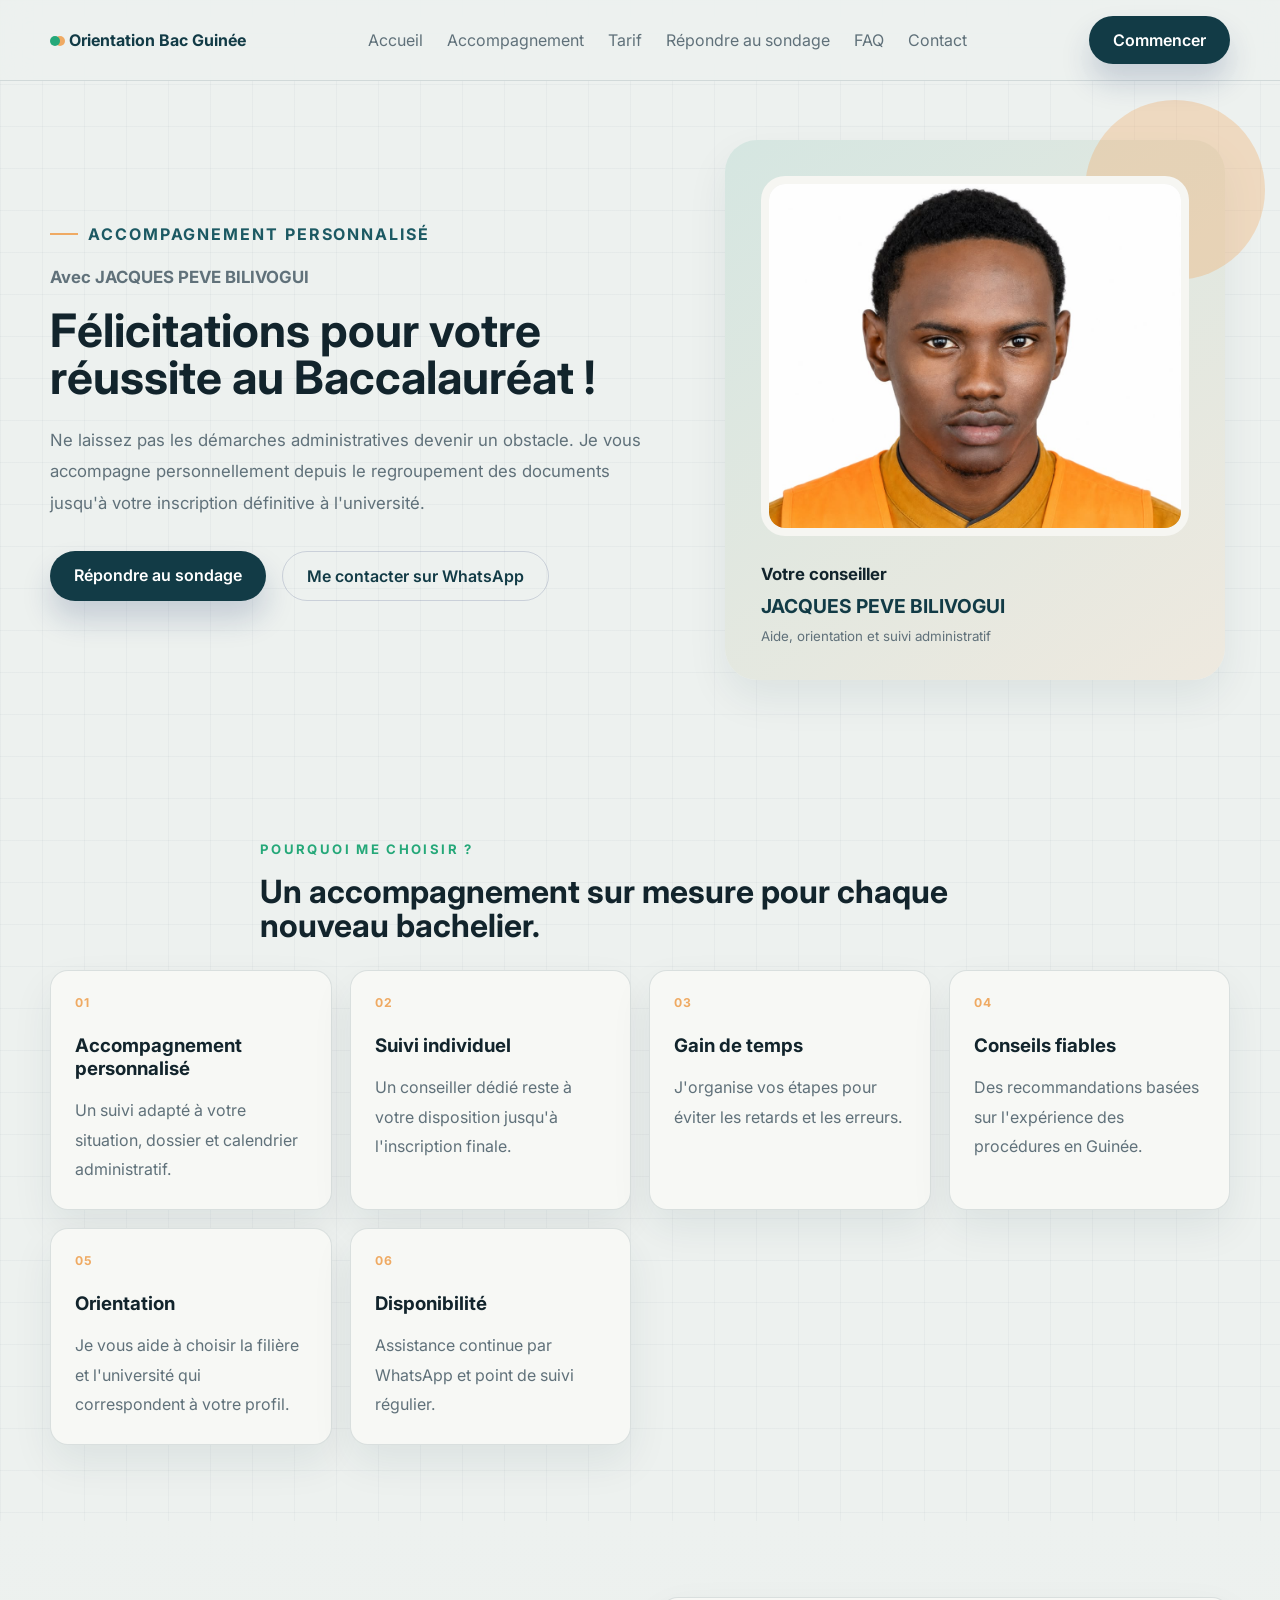
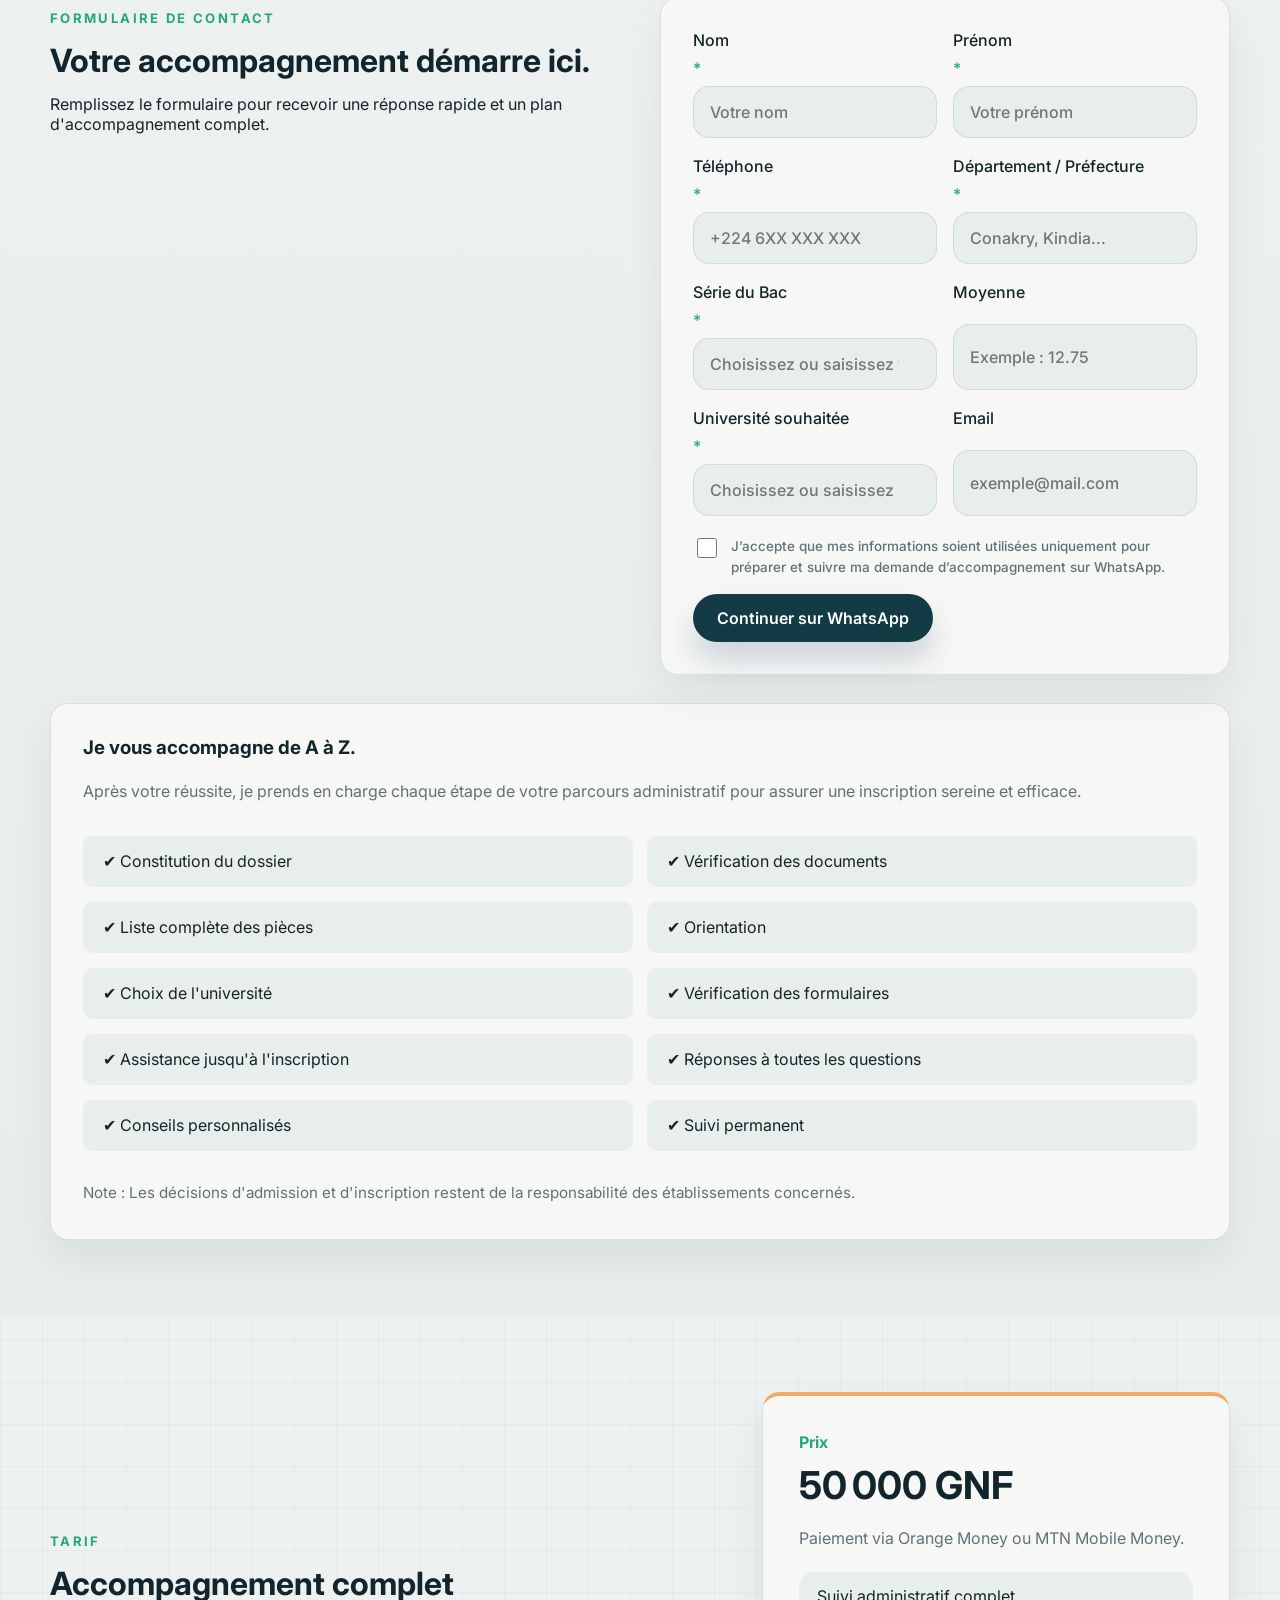
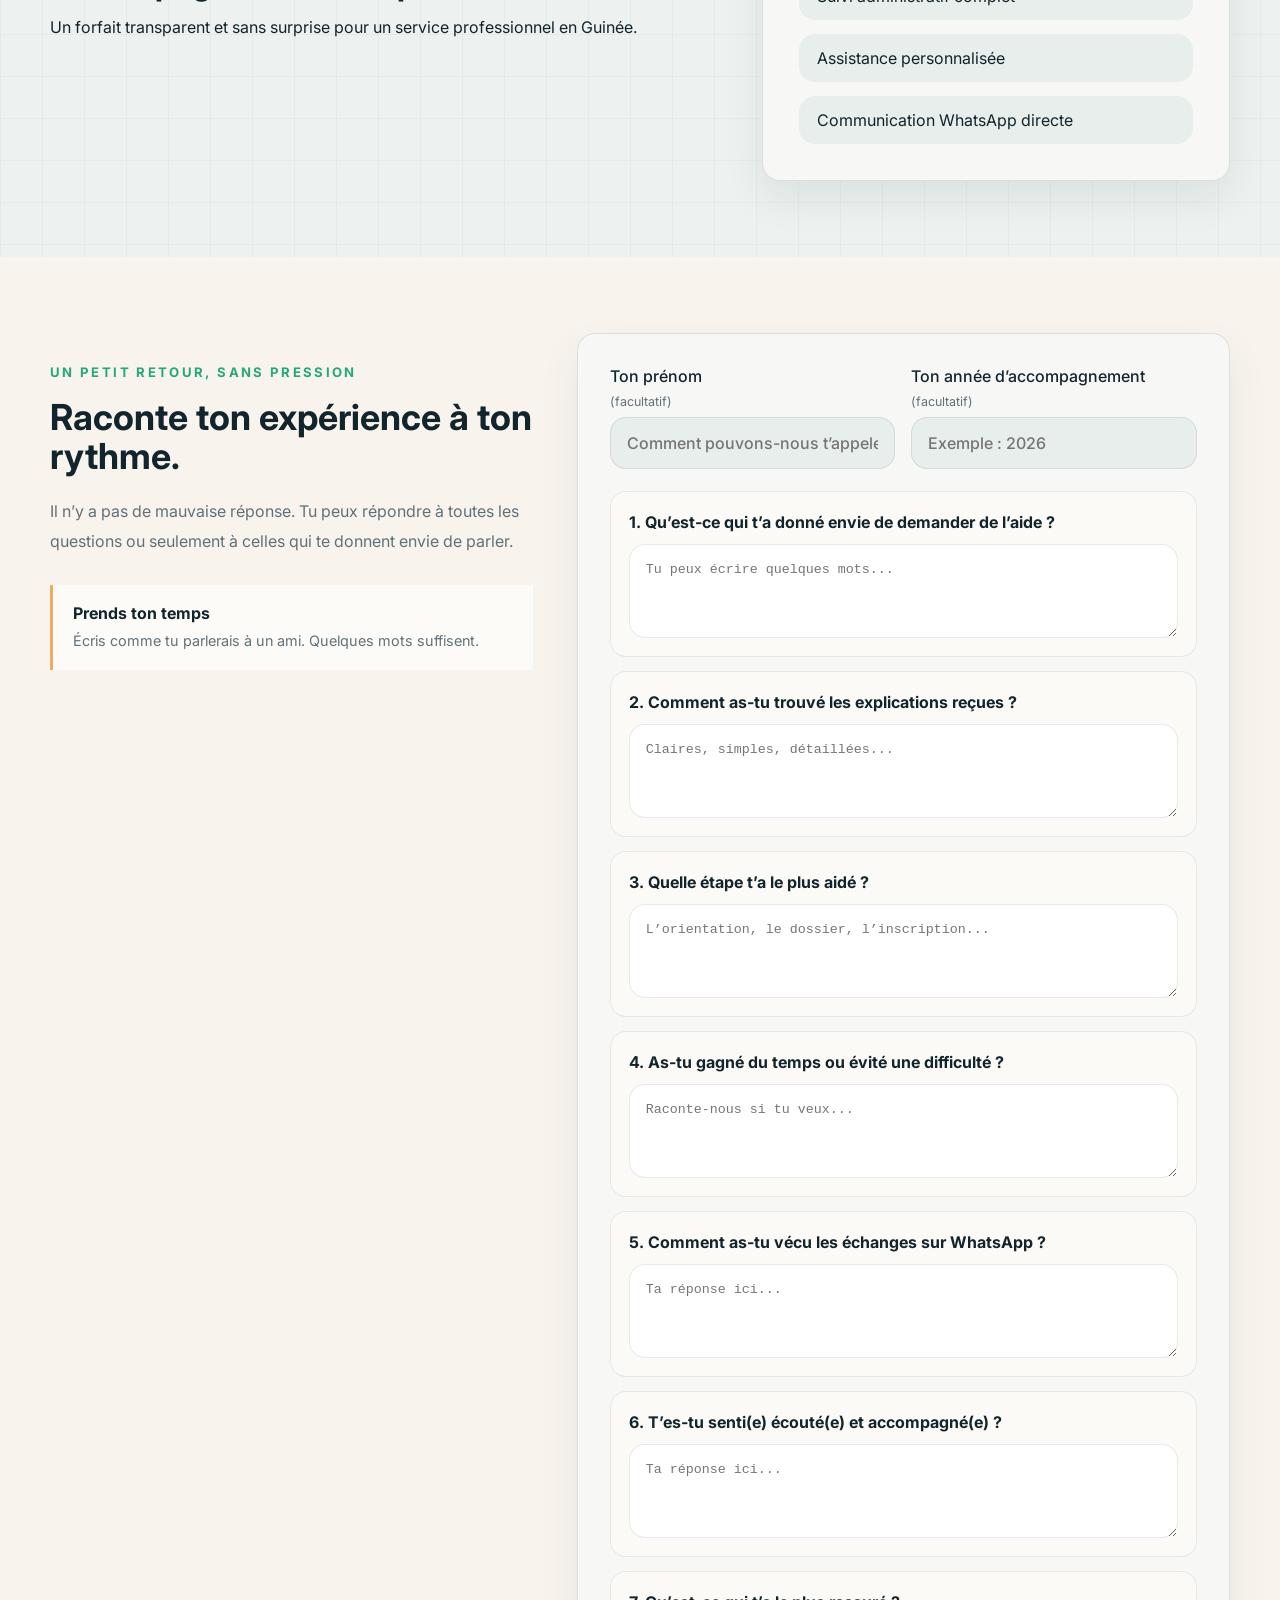
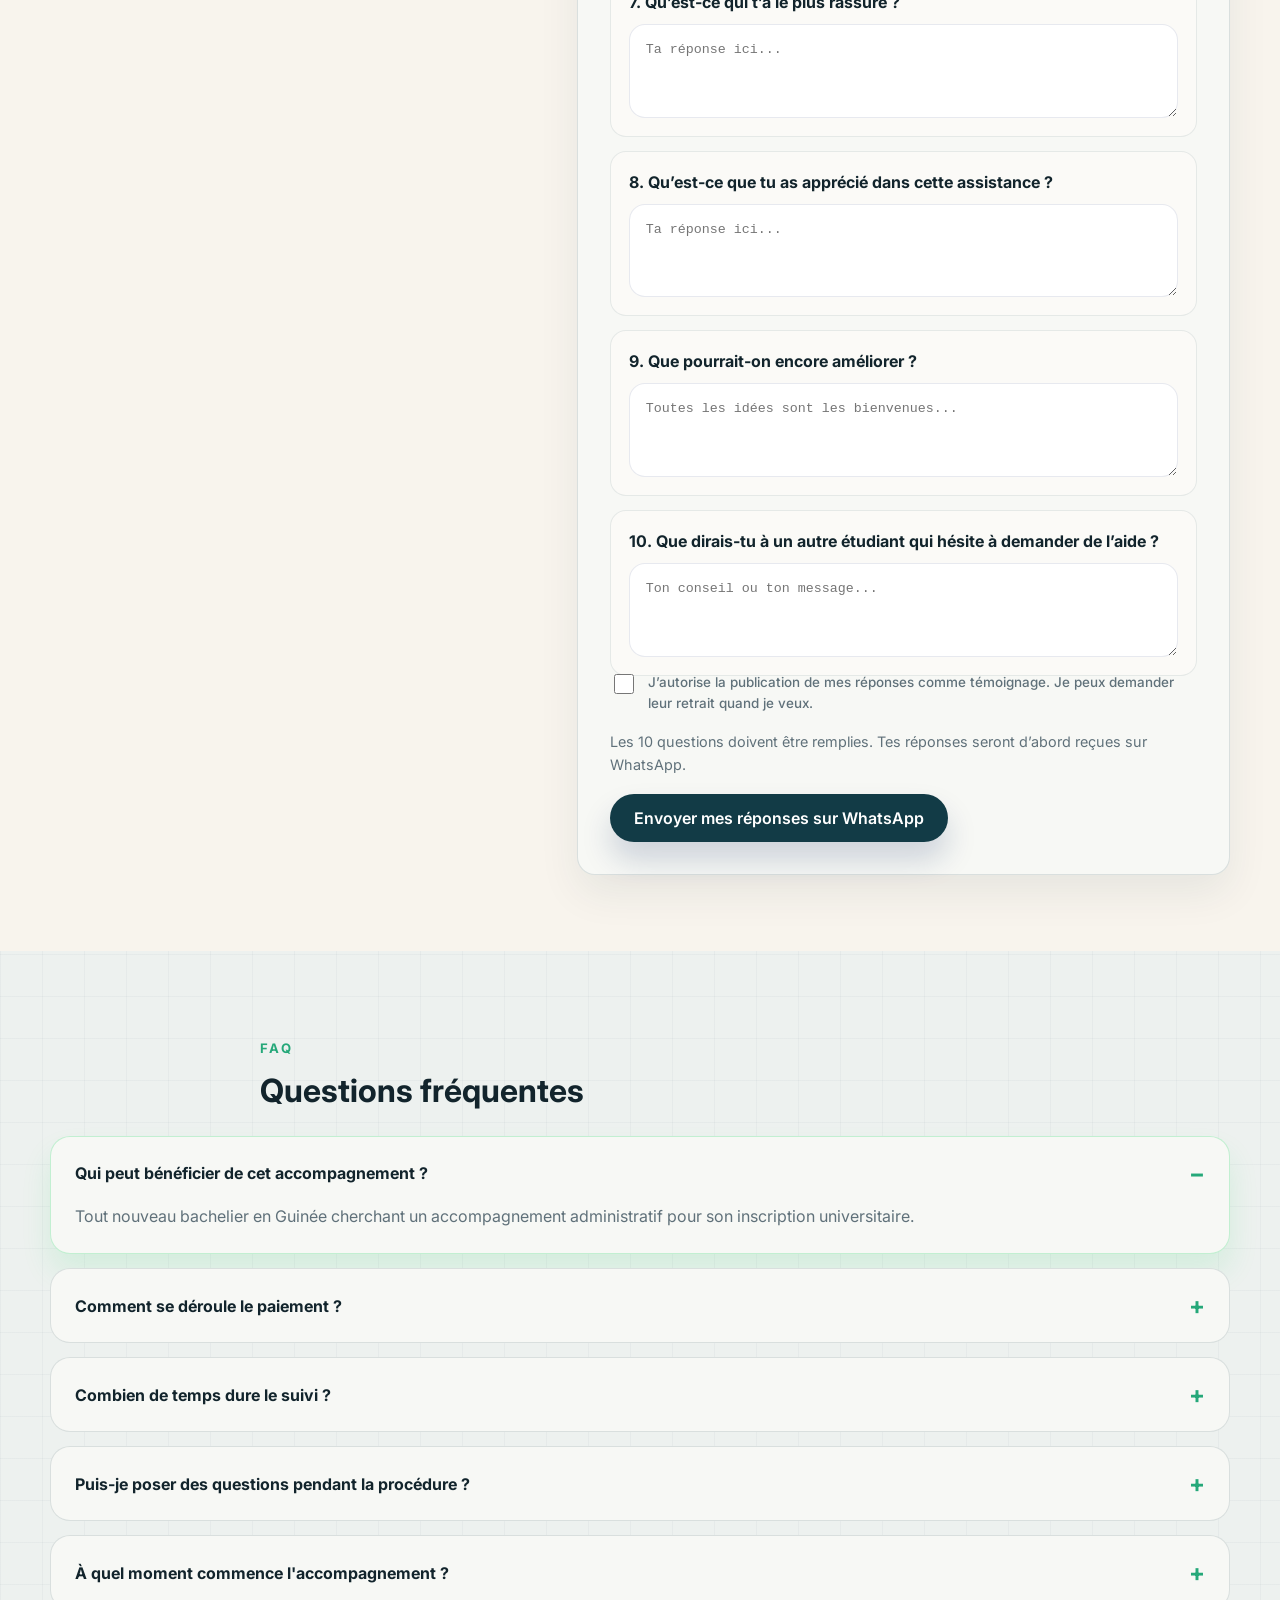
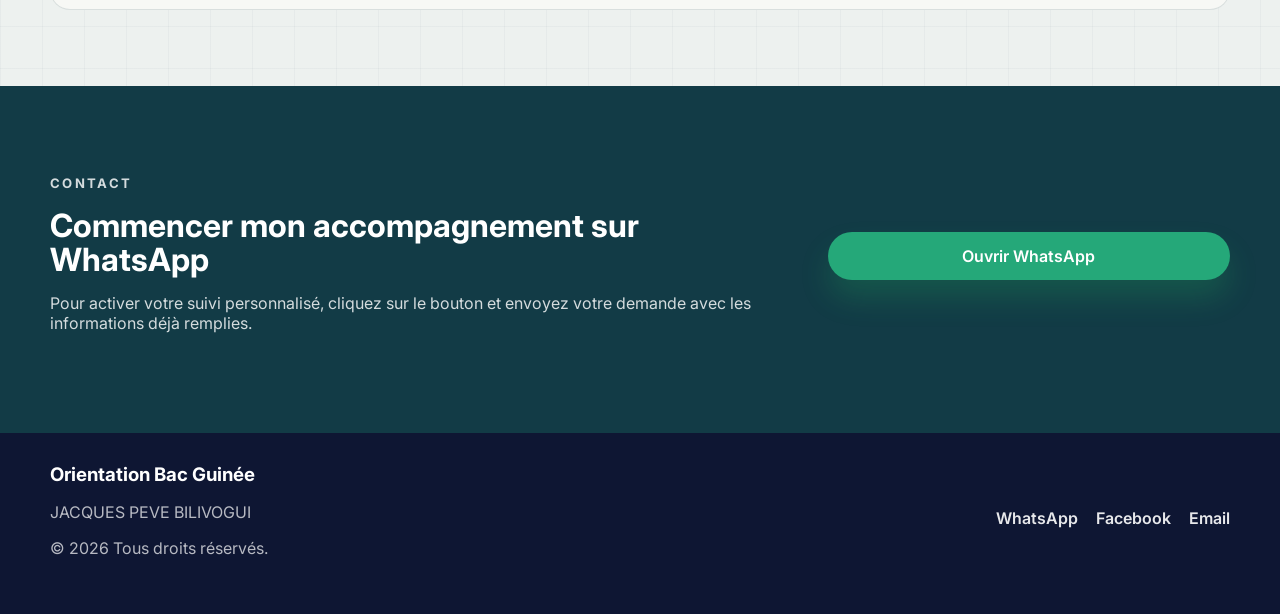
<file: index.html>
<!DOCTYPE html>
<html lang="fr">
<head>
  <meta charset="UTF-8" />
  <meta name="viewport" content="width=device-width, initial-scale=1.0" />
  <!-- Google Analytics -->
  <script async src="https://www.googletagmanager.com/gtag/js?id=G-4R41SMN5S4"></script>
  <script>
    window.dataLayer = window.dataLayer || [];
    function gtag(){dataLayer.push(arguments);}
    gtag('js', new Date());
    gtag('config', 'G-4R41SMN5S4');
  </script>
  <meta name="description" content="Accompagnement personnalisé des nouveaux bacheliers en Guinée pour leur orientation et leur inscription universitaire." />
  <meta name="theme-color" content="#123b46" />
  <meta property="og:type" content="website" />
  <meta property="og:locale" content="fr_GN" />
  <meta property="og:title" content="Orientation Bac Guinée" />
  <meta property="og:description" content="Votre avenir universitaire commence ici. Orientation et accompagnement administratif des nouveaux bacheliers en Guinée." />
  <meta property="og:url" content="https://peve224.github.io/Assistant-Orientation/" />
  <meta property="og:image" content="https://peve224.github.io/Assistant-Orientation/og.png" />
  <meta property="og:image:alt" content="Orientation Bac Guinée — Votre avenir universitaire commence ici" />
  <meta name="twitter:card" content="summary_large_image" />
  <link rel="canonical" href="https://peve224.github.io/Assistant-Orientation/" />
  <link rel="icon" type="image/jpeg" href="WhatsApp%20Image%202026-08-25%20at%2012.30.35.jpeg" />
  <title>Orientation Bac Guinée | Accompagnement Post-Bac</title>
  <link rel="preconnect" href="https://fonts.googleapis.com" />
  <link rel="preconnect" href="https://fonts.gstatic.com" crossorigin />
  <link href="https://fonts.googleapis.com/css2?family=Inter:wght@400;500;600;700;800&display=swap" rel="stylesheet" />
  <link rel="stylesheet" href="style.css" />
</head>
<body>
  <button class="back-to-top" id="backToTop" aria-label="Retour en haut">↑</button>

  <header class="main-header" id="mainHeader">
    <div class="container header-inner">
      <a href="#hero" class="logo">Orientation Bac Guinée</a>
      <button class="menu-toggle" id="menuToggle" type="button" aria-expanded="false" aria-controls="mainNav" aria-label="Ouvrir le menu">
        <span></span><span></span><span></span>
      </button>
      <nav class="nav-links" id="mainNav" aria-label="Navigation principale">
        <a href="#hero">Accueil</a>
        <a href="#services">Accompagnement</a>
        <a href="#pricing">Tarif</a>
        <a href="sondage.html" target="_blank" rel="noopener">Répondre au sondage</a>
        <a href="#faq">FAQ</a>
        <a href="#contact">Contact</a>
      </nav>
      <a href="#formSection" class="button button-primary" data-start-form>Commencer</a>
    </div>
  </header>

  <main>
    <section class="hero" id="hero">
      <div class="container hero-grid">
        <div class="hero-copy">
          <span class="eyebrow">Accompagnement personnalisé</span>
          <p class="hero-name">Avec JACQUES PEVE BILIVOGUI</p>
          <h1>Félicitations pour votre réussite au Baccalauréat !</h1>
          <p>Ne laissez pas les démarches administratives devenir un obstacle. Je vous accompagne personnellement depuis le regroupement des documents jusqu'à votre inscription définitive à l'université.</p>
          <div class="hero-actions">
            <a href="sondage.html" class="button button-primary" target="_blank" rel="noopener">Répondre au sondage</a>
            <button class="button button-secondary" id="heroWhatsapp">Me contacter sur WhatsApp</button>
          </div>
        </div>
        <div class="hero-visual">
          <div class="illustration-card">
            <div class="illustration-shape"></div>
            <div class="portrait-frame">
              <img src="WhatsApp Image 2026-08-25 at 12.30.35.jpeg" alt="Conseiller en orientation" />
            </div>
            <div class="illustration-text">
              <span>Votre conseiller</span>
              <strong>JACQUES PEVE BILIVOGUI</strong>
              <small>Aide, orientation et suivi administratif</small>
            </div>
          </div>
        </div>
      </div>
    </section>

    <section class="section" id="services">
      <div class="container section-header fade-up">
        <p class="section-label">Pourquoi me choisir ?</p>
        <h2>Un accompagnement sur mesure pour chaque nouveau bachelier.</h2>
      </div>
      <div class="container cards-grid fade-up">
        <article class="feature-card">
          <h3>Accompagnement personnalisé</h3>
          <p>Un suivi adapté à votre situation, dossier et calendrier administratif.</p>
        </article>
        <article class="feature-card">
          <h3>Suivi individuel</h3>
          <p>Un conseiller dédié reste à votre disposition jusqu'à l'inscription finale.</p>
        </article>
        <article class="feature-card">
          <h3>Gain de temps</h3>
          <p>J'organise vos étapes pour éviter les retards et les erreurs.</p>
        </article>
        <article class="feature-card">
          <h3>Conseils fiables</h3>
          <p>Des recommandations basées sur l'expérience des procédures en Guinée.</p>
        </article>
        <article class="feature-card">
          <h3>Orientation</h3>
          <p>Je vous aide à choisir la filière et l'université qui correspondent à votre profil.</p>
        </article>
        <article class="feature-card">
          <h3>Disponibilité</h3>
          <p>Assistance continue par WhatsApp et point de suivi régulier.</p>
        </article>
      </div>
    </section>

    <section class="section form-section" id="formSection">
      <div class="container form-grid fade-up">
        <div class="form-copy">
          <p class="section-label">Formulaire de contact</p>
          <h2>Votre accompagnement démarre ici.</h2>
          <p>Remplissez le formulaire pour recevoir une réponse rapide et un plan d'accompagnement complet.</p>
        </div>
        <form class="contact-form" id="contactForm" novalidate>
          <div class="input-grid">
            <label>
              Nom<span>*</span>
              <input type="text" id="lastName" name="lastName" placeholder="Votre nom" autocomplete="family-name" required />
            </label>
            <label>
              Prénom<span>*</span>
              <input type="text" id="firstName" name="firstName" placeholder="Votre prénom" autocomplete="given-name" required />
            </label>
            <label>
              Téléphone<span>*</span>
              <input type="tel" id="phone" name="phone" placeholder="+224 6XX XXX XXX" autocomplete="tel" inputmode="tel" title="Saisissez les 9 chiffres du numéro guinéen, avec ou sans +224" required />
            </label>
            <label>
              Département / Préfecture<span>*</span>
              <input type="text" id="location" name="location" placeholder="Conakry, Kindia..." autocomplete="address-level2" required />
            </label>
            <label>
              Série du Bac<span>*</span>
              <input type="text" id="series" name="series" list="seriesOptions" placeholder="Choisissez ou saisissez votre série" required />
              <datalist id="seriesOptions">
                <option value="Sciences mathématiques"></option>
                <option value="Sciences expérimentales"></option>
                <option value="Sciences sociales"></option>
                <option value="Littéraire"></option>
                <option value="Technique et professionnel"></option>
              </datalist>
            </label>
            <label>
              Moyenne
              <input type="number" id="average" name="average" placeholder="Exemple : 12.75" inputmode="decimal" min="0" max="20" step="0.01" />
            </label>
            <label>
              Université souhaitée<span>*</span>
              <input type="text" id="university" name="university" list="universityOptions" placeholder="Choisissez ou saisissez une université" required />
              <datalist id="universityOptions">
                <option value="Université Gamal Abdel Nasser de Conakry"></option>
                <option value="Université Général Lansana Conté de Sonfonia"></option>
                <option value="Université Kofi Annan de Guinée"></option>
                <option value="Université Nongo Conakry"></option>
                <option value="Université Julius Nyerere de Kankan"></option>
                <option value="Université de Labé"></option>
                <option value="Université de Nzérékoré"></option>
                <option value="Université Mahatma Gandhi"></option>
              </datalist>
            </label>
            <label>
              Email
              <input type="email" id="email" name="email" placeholder="exemple@mail.com" autocomplete="email" />
            </label>
          </div>
          <label class="consent-field">
            <input type="checkbox" id="consent" name="consent" required />
            <span>J’accepte que mes informations soient utilisées uniquement pour préparer et suivre ma demande d’accompagnement sur WhatsApp.</span>
          </label>
          <noscript>
            <p class="noscript-note">JavaScript est désactivé. Vous pouvez <a href="https://wa.me/224611016900" target="_blank" rel="noopener">contacter directement le conseiller sur WhatsApp</a>.</p>
          </noscript>
          <p class="form-message form-message--warning" id="formMessage" role="status" aria-live="polite" hidden>
            <span class="form-message-icon" aria-hidden="true">!</span>
            <span class="form-message-text">Veuillez remplir tous les champs obligatoires.</span>
          </p>
          <button type="submit" class="button button-primary">Continuer sur WhatsApp</button>
        </form>
      </div>
      <div class="container service-presenter" id="servicePresentation">
        <div class="presentation-card">
          <h3>Je vous accompagne de A à Z.</h3>
          <p>Après votre réussite, je prends en charge chaque étape de votre parcours administratif pour assurer une inscription sereine et efficace.</p>
          <ul class="checklist">
            <li>✔ Constitution du dossier</li>
            <li>✔ Vérification des documents</li>
            <li>✔ Liste complète des pièces</li>
            <li>✔ Orientation</li>
            <li>✔ Choix de l'université</li>
            <li>✔ Vérification des formulaires</li>
            <li>✔ Assistance jusqu'à l'inscription</li>
            <li>✔ Réponses à toutes les questions</li>
            <li>✔ Conseils personnalisés</li>
            <li>✔ Suivi permanent</li>
          </ul>
          <p class="notice">Note : Les décisions d'admission et d'inscription restent de la responsabilité des établissements concernés.</p>
        </div>
      </div>
    </section>

    <section class="section" id="pricing">
      <div class="container pricing-grid fade-up">
        <div>
          <p class="section-label">Tarif</p>
          <h2>Accompagnement complet</h2>
          <p>Un forfait transparent et sans surprise pour un service professionnel en Guinée.</p>
        </div>
        <div class="pricing-card">
          <span class="pricing-subtitle">Prix</span>
          <strong id="priceValue">50 000 GNF</strong>
          <p>Paiement via Orange Money ou MTN Mobile Money.</p>
          <ul>
            <li>Suivi administratif complet</li>
            <li>Assistance personnalisée</li>
            <li>Communication WhatsApp directe</li>
          </ul>
        </div>
      </div>
    </section>

    <section class="section survey-section" id="survey">
      <div class="container survey-grid fade-up">
        <div class="survey-copy">
          <p class="section-label">Un petit retour, sans pression</p>
          <h2>Raconte ton expérience à ton rythme.</h2>
          <p>Il n’y a pas de mauvaise réponse. Tu peux répondre à toutes les questions ou seulement à celles qui te donnent envie de parler.</p>
          <div class="survey-note">
            <strong>Prends ton temps</strong>
            <span>Écris comme tu parlerais à un ami. Quelques mots suffisent.</span>
          </div>
        </div>
        <form class="survey-form" id="surveyForm" novalidate>
          <div class="survey-identity">
            <label>
              Ton prénom <small>(facultatif)</small>
              <input type="text" id="surveyFirstName" name="surveyFirstName" placeholder="Comment pouvons-nous t’appeler ?" autocomplete="given-name" />
            </label>
            <label>
              Ton année d’accompagnement <small>(facultatif)</small>
              <input type="text" id="surveyYear" name="surveyYear" placeholder="Exemple : 2026" inputmode="numeric" />
            </label>
          </div>
          <div class="question-list">
            <label class="question-card">
              <strong>1. Qu’est-ce qui t’a donné envie de demander de l’aide ?</strong>
              <textarea name="question1" data-survey-question="1" rows="3" placeholder="Tu peux écrire quelques mots..." required></textarea>
            </label>
            <label class="question-card">
              <strong>2. Comment as-tu trouvé les explications reçues ?</strong>
              <textarea name="question2" data-survey-question="2" rows="3" placeholder="Claires, simples, détaillées..." required></textarea>
            </label>
            <label class="question-card">
              <strong>3. Quelle étape t’a le plus aidé ?</strong>
              <textarea name="question3" data-survey-question="3" rows="3" placeholder="L’orientation, le dossier, l’inscription..." required></textarea>
            </label>
            <label class="question-card">
              <strong>4. As-tu gagné du temps ou évité une difficulté ?</strong>
              <textarea name="question4" data-survey-question="4" rows="3" placeholder="Raconte-nous si tu veux..." required></textarea>
            </label>
            <label class="question-card">
              <strong>5. Comment as-tu vécu les échanges sur WhatsApp ?</strong>
              <textarea name="question5" data-survey-question="5" rows="3" placeholder="Ta réponse ici..." required></textarea>
            </label>
            <label class="question-card">
              <strong>6. T’es-tu senti(e) écouté(e) et accompagné(e) ?</strong>
              <textarea name="question6" data-survey-question="6" rows="3" placeholder="Ta réponse ici..." required></textarea>
            </label>
            <label class="question-card">
              <strong>7. Qu’est-ce qui t’a le plus rassuré ?</strong>
              <textarea name="question7" data-survey-question="7" rows="3" placeholder="Ta réponse ici..." required></textarea>
            </label>
            <label class="question-card">
              <strong>8. Qu’est-ce que tu as apprécié dans cette assistance ?</strong>
              <textarea name="question8" data-survey-question="8" rows="3" placeholder="Ta réponse ici..." required></textarea>
            </label>
            <label class="question-card">
              <strong>9. Que pourrait-on encore améliorer ?</strong>
              <textarea name="question9" data-survey-question="9" rows="3" placeholder="Toutes les idées sont les bienvenues..." required></textarea>
            </label>
            <label class="question-card">
              <strong>10. Que dirais-tu à un autre étudiant qui hésite à demander de l’aide ?</strong>
              <textarea name="question10" data-survey-question="10" rows="3" placeholder="Ton conseil ou ton message..." required></textarea>
            </label>
          </div>
          <label class="consent-field">
            <input type="checkbox" id="surveyPublishConsent" name="surveyPublishConsent" required />
            <span>J’autorise la publication de mes réponses comme témoignage. Je peux demander leur retrait quand je veux.</span>
          </label>
          <p class="survey-private-note">Les 10 questions doivent être remplies. Tes réponses seront d’abord reçues sur WhatsApp.</p>
          <p class="form-message form-message--warning" id="surveyMessage" role="status" aria-live="polite" hidden>
            <span class="form-message-icon" aria-hidden="true">!</span>
            <span class="form-message-text">Tu peux répondre à ton rythme.</span>
          </p>
          <button type="submit" class="button button-primary">Envoyer mes réponses sur WhatsApp</button>
        </form>
      </div>
    </section>

    <section class="section" id="faq">
      <div class="container section-header fade-up">
        <p class="section-label">FAQ</p>
        <h2>Questions fréquentes</h2>
      </div>
      <div class="container faq-grid fade-up">
        <article class="faq-item active">
          <button type="button" class="faq-question" id="faq-question-1" aria-expanded="true" aria-controls="faq-answer-1"><span>Qui peut bénéficier de cet accompagnement ?</span><b aria-hidden="true">−</b></button>
          <div class="faq-answer" id="faq-answer-1" role="region" aria-labelledby="faq-question-1"><p>Tout nouveau bachelier en Guinée cherchant un accompagnement administratif pour son inscription universitaire.</p></div>
        </article>
        <article class="faq-item">
          <button type="button" class="faq-question" id="faq-question-2" aria-expanded="false" aria-controls="faq-answer-2"><span>Comment se déroule le paiement ?</span><b aria-hidden="true">+</b></button>
          <div class="faq-answer" id="faq-answer-2" role="region" aria-labelledby="faq-question-2" hidden><p>Le paiement s'effectue via Orange Money ou MTN Mobile Money, selon vos préférences.</p></div>
        </article>
        <article class="faq-item">
          <button type="button" class="faq-question" id="faq-question-3" aria-expanded="false" aria-controls="faq-answer-3"><span>Combien de temps dure le suivi ?</span><b aria-hidden="true">+</b></button>
          <div class="faq-answer" id="faq-answer-3" role="region" aria-labelledby="faq-question-3" hidden><p>Le suivi dure jusqu'à l'inscription définitive à l'université et couvre toutes les étapes administratives.</p></div>
        </article>
        <article class="faq-item">
          <button type="button" class="faq-question" id="faq-question-4" aria-expanded="false" aria-controls="faq-answer-4"><span>Puis-je poser des questions pendant la procédure ?</span><b aria-hidden="true">+</b></button>
          <div class="faq-answer" id="faq-answer-4" role="region" aria-labelledby="faq-question-4" hidden><p>Oui, vous pouvez poser des questions à tout moment, je reste disponible pour vous guider.</p></div>
        </article>
        <article class="faq-item">
          <button type="button" class="faq-question" id="faq-question-5" aria-expanded="false" aria-controls="faq-answer-5"><span>À quel moment commence l'accompagnement ?</span><b aria-hidden="true">+</b></button>
          <div class="faq-answer" id="faq-answer-5" role="region" aria-labelledby="faq-question-5" hidden><p>L'accompagnement commence dès la publication des résultats du baccalauréat.</p></div>
        </article>
      </div>
    </section>

    <section class="section contact-section" id="contact">
      <div class="container contact-grid fade-up">
        <div>
          <p class="section-label">Contact</p>
          <h2>Commencer mon accompagnement sur WhatsApp</h2>
          <p>Pour activer votre suivi personnalisé, cliquez sur le bouton et envoyez votre demande avec les informations déjà remplies.</p>
        </div>
        <button class="button button-whatsapp" id="contactWhatsapp">Ouvrir WhatsApp</button>
      </div>
    </section>
  </main>

  <footer class="footer">
    <div class="container footer-grid">
      <div>
        <h3>Orientation Bac Guinée</h3>
        <p class="footer-name">JACQUES PEVE BILIVOGUI</p>
        <p>© 2026 Tous droits réservés.</p>
      </div>
      <div class="social-links">
        <a href="https://wa.me/224611016900" target="_blank" rel="noopener" aria-label="WhatsApp">WhatsApp</a>
        <a href="https://www.facebook.com/share/1DLUtd6Peg/?mibextid=wwXIfr" target="_blank" rel="noopener" aria-label="Facebook">Facebook</a>
        <a href="mailto:salchepevebilivogui@gmail.com" aria-label="Email">Email</a>
      </div>
    </div>
  </footer>

  <script src="script.js"></script>
</body>
</html>
</file>
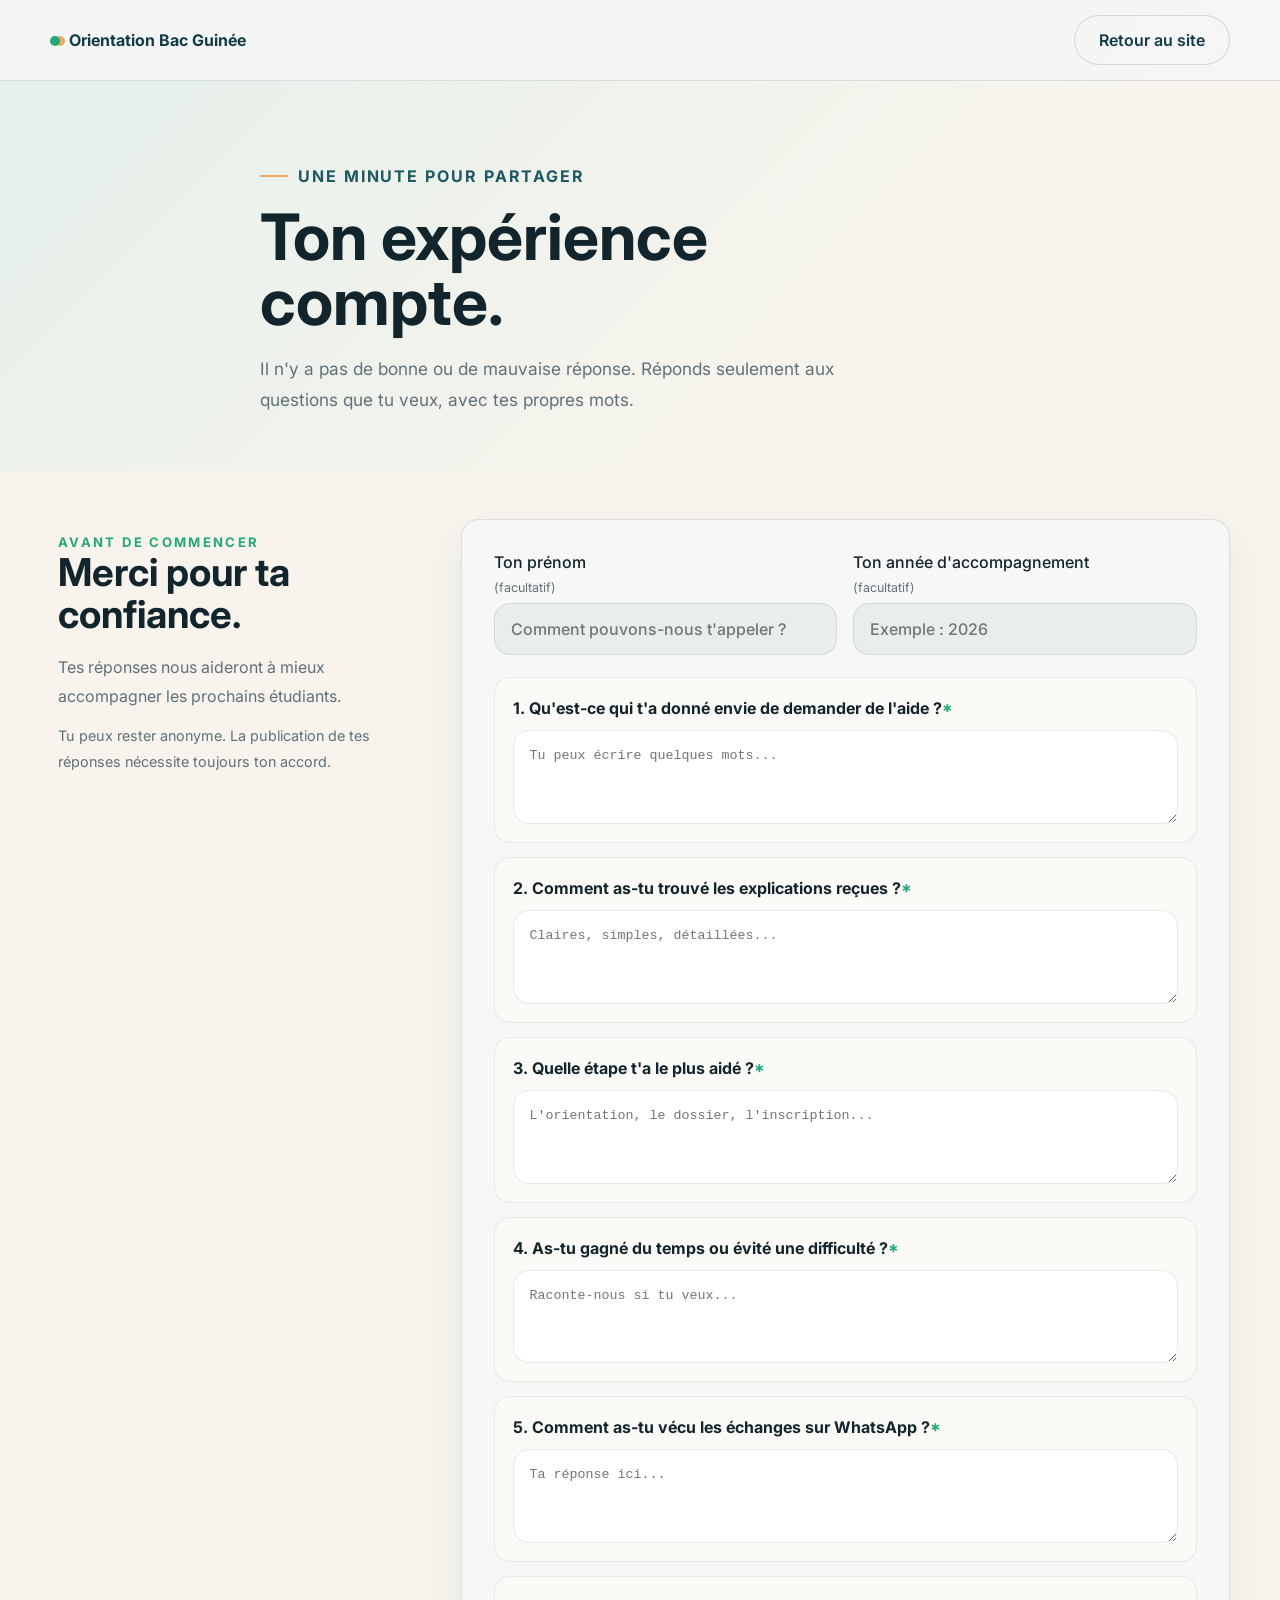
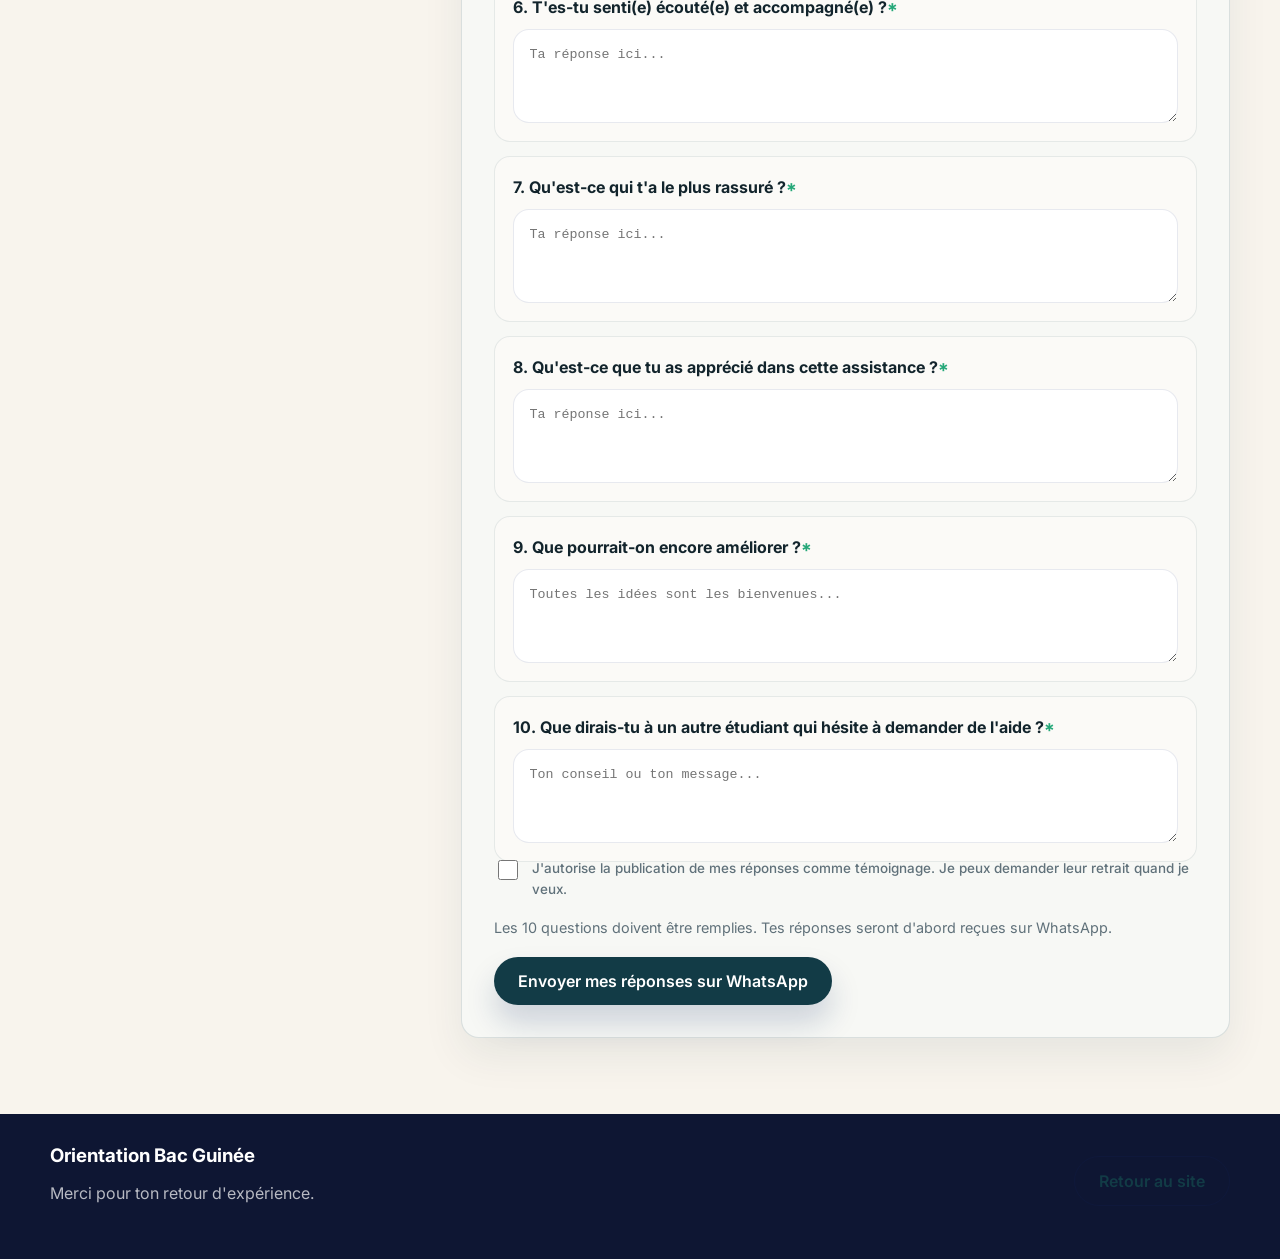
<file: sondage.html>
<!DOCTYPE html>
<html lang="fr">
<head>
  <meta charset="UTF-8" />
  <meta name="viewport" content="width=device-width, initial-scale=1.0" />
  <meta name="description" content="Partagez votre expérience de l'accompagnement en orientation universitaire." />
  <meta name="theme-color" content="#123b46" />
  <title>Ton avis | Orientation Bac Guinée</title>
  <link rel="preconnect" href="https://fonts.googleapis.com" />
  <link rel="preconnect" href="https://fonts.gstatic.com" crossorigin />
  <link href="https://fonts.googleapis.com/css2?family=Inter:wght@400;500;600;700;800&display=swap" rel="stylesheet" />
  <link rel="stylesheet" href="style.css" />
</head>
<body class="survey-page">
  <header class="main-header">
    <div class="container header-inner">
      <a href="index.html" class="logo">Orientation Bac Guinée</a>
      <a href="index.html" class="button button-secondary">Retour au site</a>
    </div>
  </header>

  <main>
    <section class="survey-hero">
      <div class="container survey-hero-inner fade-up">
        <p class="eyebrow">Une minute pour partager</p>
        <h1>Ton expérience compte.</h1>
        <p>Il n'y a pas de bonne ou de mauvaise réponse. Réponds seulement aux questions que tu veux, avec tes propres mots.</p>
      </div>
    </section>

    <section class="section survey-section survey-page-section">
      <div class="container survey-page-grid">
        <aside class="survey-side-note">
          <span class="section-label">Avant de commencer</span>
          <h2>Merci pour ta confiance.</h2>
          <p>Tes réponses nous aideront à mieux accompagner les prochains étudiants.</p>
          <p class="survey-private-note">Tu peux rester anonyme. La publication de tes réponses nécessite toujours ton accord.</p>
        </aside>

        <form class="survey-form" id="surveyForm" novalidate>
          <div class="survey-identity">
            <label>
              Ton prénom <small>(facultatif)</small>
              <input type="text" id="surveyFirstName" name="surveyFirstName" placeholder="Comment pouvons-nous t'appeler ?" autocomplete="given-name" />
            </label>
            <label>
              Ton année d'accompagnement <small>(facultatif)</small>
              <input type="text" id="surveyYear" name="surveyYear" placeholder="Exemple : 2026" inputmode="numeric" />
            </label>
          </div>

          <div class="question-list">
            <label class="question-card"><strong>1. Qu'est-ce qui t'a donné envie de demander de l'aide ?<span>*</span></strong><textarea name="question1" data-survey-question="1" rows="3" placeholder="Tu peux écrire quelques mots..." required></textarea></label>
            <label class="question-card"><strong>2. Comment as-tu trouvé les explications reçues ?<span>*</span></strong><textarea name="question2" data-survey-question="2" rows="3" placeholder="Claires, simples, détaillées..." required></textarea></label>
            <label class="question-card"><strong>3. Quelle étape t'a le plus aidé ?<span>*</span></strong><textarea name="question3" data-survey-question="3" rows="3" placeholder="L'orientation, le dossier, l'inscription..." required></textarea></label>
            <label class="question-card"><strong>4. As-tu gagné du temps ou évité une difficulté ?<span>*</span></strong><textarea name="question4" data-survey-question="4" rows="3" placeholder="Raconte-nous si tu veux..." required></textarea></label>
            <label class="question-card"><strong>5. Comment as-tu vécu les échanges sur WhatsApp ?<span>*</span></strong><textarea name="question5" data-survey-question="5" rows="3" placeholder="Ta réponse ici..." required></textarea></label>
            <label class="question-card"><strong>6. T'es-tu senti(e) écouté(e) et accompagné(e) ?<span>*</span></strong><textarea name="question6" data-survey-question="6" rows="3" placeholder="Ta réponse ici..." required></textarea></label>
            <label class="question-card"><strong>7. Qu'est-ce qui t'a le plus rassuré ?<span>*</span></strong><textarea name="question7" data-survey-question="7" rows="3" placeholder="Ta réponse ici..." required></textarea></label>
            <label class="question-card"><strong>8. Qu'est-ce que tu as apprécié dans cette assistance ?<span>*</span></strong><textarea name="question8" data-survey-question="8" rows="3" placeholder="Ta réponse ici..." required></textarea></label>
            <label class="question-card"><strong>9. Que pourrait-on encore améliorer ?<span>*</span></strong><textarea name="question9" data-survey-question="9" rows="3" placeholder="Toutes les idées sont les bienvenues..." required></textarea></label>
            <label class="question-card"><strong>10. Que dirais-tu à un autre étudiant qui hésite à demander de l'aide ?<span>*</span></strong><textarea name="question10" data-survey-question="10" rows="3" placeholder="Ton conseil ou ton message..." required></textarea></label>
          </div>

          <label class="consent-field">
            <input type="checkbox" id="surveyPublishConsent" name="surveyPublishConsent" required />
            <span>J'autorise la publication de mes réponses comme témoignage. Je peux demander leur retrait quand je veux.</span>
          </label>
          <p class="survey-private-note">Les 10 questions doivent être remplies. Tes réponses seront d'abord reçues sur WhatsApp.</p>
          <p class="form-message form-message--warning" id="surveyMessage" role="status" aria-live="polite" hidden>
            <span class="form-message-icon" aria-hidden="true">!</span>
            <span class="form-message-text">Tu peux répondre à ton rythme.</span>
          </p>
          <button type="submit" class="button button-primary">Envoyer mes réponses sur WhatsApp</button>
        </form>
      </div>
    </section>
  </main>

  <footer class="footer">
    <div class="container footer-grid">
      <div>
        <h3>Orientation Bac Guinée</h3>
        <p>Merci pour ton retour d'expérience.</p>
      </div>
      <a href="index.html" class="button button-secondary">Retour au site</a>
    </div>
  </footer>

  <script src="script.js"></script>
</body>
</html>
</file>
<file: style.css>
:root {
  --bg: #edf1ef;
  --surface: #f7f8f5;
  --surface-alt: #e7eeeb;
  --text: #12242c;
  --text-muted: #60717a;
  --primary: #123b46;
  --primary-soft: #1c5963;
  --accent: #25a879;
  --accent-warm: #efaa63;
  --border: rgba(18, 59, 70, 0.13);
  --shadow: 0 18px 42px rgba(18, 59, 70, 0.075);
  --radius: 18px;
}

* {
  box-sizing: border-box;
}

html {
  scroll-behavior: smooth;
}

body {
  margin: 0;
  font-family: 'Inter', sans-serif;
  background-color: var(--bg);
  background-image: linear-gradient(rgba(18, 59, 70, 0.035) 1px, transparent 1px), linear-gradient(90deg, rgba(18, 59, 70, 0.035) 1px, transparent 1px);
  background-size: 42px 42px;
  color: var(--text);
}

img {
  max-width: 100%;
  display: block;
}

a {
  color: inherit;
  text-decoration: none;
}

button,
input {
  font: inherit;
}

button {
  cursor: pointer;
}

.container {
  width: min(1180px, calc(100% - 32px));
  margin: 0 auto;
}

.main-header {
  position: fixed;
  inset: 0 auto auto 0;
  width: 100%;
  z-index: 20;
  backdrop-filter: blur(14px);
  background: rgba(244, 247, 246, 0.9);
  border-bottom: 1px solid var(--border);
  transition: transform 0.3s ease, background 0.3s ease, box-shadow 0.3s ease;
}

.header-inner {
  display: flex;
  align-items: center;
  justify-content: space-between;
  gap: 24px;
  min-height: 80px;
}

.logo {
  font-weight: 700;
  letter-spacing: 0;
  color: var(--primary);
}

.logo::before {
  content: '';
  display: inline-block;
  width: 10px;
  height: 10px;
  margin-right: 9px;
  border-radius: 50%;
  background: var(--accent);
  box-shadow: 5px 0 0 var(--accent-warm);
}

.nav-links {
  display: flex;
  align-items: center;
  gap: 24px;
}

.nav-links a {
  color: var(--text-muted);
  transition: color 0.2s ease;
}

.nav-links a:hover {
  color: var(--primary);
}

.menu-toggle {
  display: none;
  width: 46px;
  height: 46px;
  padding: 11px;
  border: 1px solid var(--border);
  border-radius: 14px;
  background: var(--surface);
}

.menu-toggle span {
  display: block;
  height: 2px;
  margin: 5px 0;
  border-radius: 2px;
  background: var(--primary);
}

.button {
  border: none;
  border-radius: 999px;
  padding: 14px 24px;
  font-weight: 600;
  transition: transform 0.25s ease, box-shadow 0.25s ease, background 0.25s ease;
}

.button:hover {
  transform: translateY(-2px);
}

.button:disabled {
  cursor: not-allowed;
  opacity: 0.55;
  transform: none;
  box-shadow: none;
}

.form-message {
  display: flex;
  align-items: center;
  gap: 10px;
  min-height: 48px;
  margin: 0 0 16px;
  padding: 12px 14px;
  border: 1px solid;
  border-radius: 14px;
  font-size: 0.92rem;
  font-weight: 600;
}

.form-message[hidden] {
  display: none;
}

.consent-field {
  display: flex;
  align-items: flex-start;
  gap: 11px;
  margin: -4px 0 16px;
  color: var(--text-muted);
  font-size: 0.84rem;
  font-weight: 500;
  line-height: 1.55;
}

.consent-field input {
  flex: 0 0 20px;
  width: 20px;
  min-height: 20px;
  margin-top: 2px;
  accent-color: var(--accent);
}

.consent-field span {
  color: inherit;
}

.noscript-note {
  padding: 12px 14px;
  border-radius: 12px;
  background: #fff7ed;
  color: #92400e;
}

.noscript-note a {
  text-decoration: underline;
  font-weight: 700;
}

.form-message--warning {
  color: #92400e;
  background: #fff7ed;
  border-color: #fdba74;
}

.form-message--success {
  color: #166534;
  background: #f0fdf4;
  border-color: #86efac;
}

.form-message-icon {
  display: inline-grid;
  flex: 0 0 24px;
  width: 24px;
  height: 24px;
  place-items: center;
  border: 2px solid currentColor;
  border-radius: 50%;
  font-size: 0.78rem;
  font-weight: 800;
  line-height: 1;
}

.form-message--attention {
  animation: messageAttention 0.45s ease-in-out 2;
}

@keyframes messageAttention {
  50% {
    transform: translateX(6px);
    box-shadow: 0 0 0 4px rgba(220, 38, 38, 0.12);
  }
}

.button-primary {
  background: var(--primary);
  color: white;
  box-shadow: 0 18px 30px rgba(19, 42, 102, 0.18);
}

.button-secondary {
  background: transparent;
  border: 1px solid rgba(19, 42, 102, 0.16);
  color: var(--primary);
}

.button-whatsapp {
  background: var(--accent);
  color: #fff;
  box-shadow: 0 18px 30px rgba(37, 211, 102, 0.18);
}

.hero {
  padding: 140px 0 72px;
  min-height: 680px;
}

.hero-grid {
  display: grid;
  grid-template-columns: minmax(0, 1.1fr) minmax(320px, 0.9fr);
  align-items: center;
  gap: 48px;
}

.eyebrow {
  display: inline-flex;
  align-items: center;
  gap: 10px;
  color: var(--primary-soft);
  font-weight: 700;
  text-transform: uppercase;
  letter-spacing: 0.12em;
  margin-bottom: 18px;
}

.eyebrow::before {
  content: '';
  width: 28px;
  height: 2px;
  background: var(--accent-warm);
}

.hero-name {
  margin: 0 0 14px;
  color: var(--primary-soft);
  font-weight: 700;
  letter-spacing: 0;
}

.hero h1 {
  font-size: clamp(2.8rem, 3.6vw, 4.6rem);
  line-height: 1.02;
  margin: 0 0 24px;
}

.hero p {
  max-width: 620px;
  font-size: 1.05rem;
  line-height: 1.85;
  color: var(--text-muted);
}

.hero-actions {
  display: flex;
  flex-wrap: wrap;
  gap: 16px;
  margin-top: 32px;
}

.hero-visual {
  display: grid;
  place-items: center;
}

.illustration-card {
  width: 100%;
  max-width: 500px;
  background: linear-gradient(145deg, #d5e6e1, #eee9df);
  border-radius: 32px;
  padding: 36px;
  position: relative;
  box-shadow: var(--shadow);
}

.illustration-shape {
  position: absolute;
  width: 180px;
  height: 180px;
  background: rgba(239, 170, 99, 0.34);
  border-radius: 50%;
  top: -40px;
  right: -40px;
}

.portrait-frame {
  width: 100%;
  height: 360px;
  position: relative;
  overflow: hidden;
  border: 8px solid rgba(247, 248, 245, 0.72);
  border-radius: 24px;
  background: #f4f1eb;
  box-shadow: inset 0 0 0 1px rgba(18, 59, 70, 0.08);
}

.portrait-frame img {
  width: 100%;
  height: 100%;
  object-fit: cover;
  object-position: center 22%;
}

.illustration-student {
  width: 100%;
  height: 280px;
  background: linear-gradient(180deg, #ffffff 0%, #eff5ff 100%);
  border-radius: 32px;
  box-shadow: inset 0 0 0 1px rgba(19, 42, 102, 0.05);
  position: relative;
  overflow: hidden;
}

.student-head,
.student-body,
.student-book {
  position: absolute;
  background: var(--primary);
  border-radius: 999px;
}

.student-head {
  width: 110px;
  height: 110px;
  top: 24px;
  left: 50%;
  transform: translateX(-50%);
}

.student-body {
  width: 180px;
  height: 240px;
  bottom: -10px;
  left: 50%;
  transform: translateX(-50%);
}

.student-book {
  width: 140px;
  height: 160px;
  background: var(--accent-warm);
  bottom: 22px;
  right: 22px;
  border-radius: 24px;
}

.illustration-text {
  margin-top: 28px;
  display: flex;
  flex-direction: column;
  gap: 10px;
  color: var(--text);
}

.illustration-text span {
  font-weight: 700;
  font-size: 1.05rem;
}

.illustration-text strong {
  color: var(--primary);
  font-size: 1.2rem;
}

.illustration-text small {
  color: var(--text-muted);
}

.section {
  padding: 76px 0;
}

.section-header {
  max-width: 760px;
  margin-bottom: 28px;
}

.section-label {
  color: var(--accent);
  text-transform: uppercase;
  letter-spacing: 0.18em;
  font-size: 0.82rem;
  font-weight: 700;
  margin-bottom: 18px;
}

.section-header h2,
.form-copy h2,
.pricing-grid h2,
.contact-grid h2 {
  margin: 0;
  font-size: clamp(2rem, 2.5vw, 3rem);
  line-height: 1.05;
}

.cards-grid {
  display: grid;
  gap: 18px;
  grid-template-columns: repeat(auto-fit, minmax(240px, 1fr));
}

.feature-card {
  background: var(--surface);
  border: 1px solid var(--border);
  border-radius: var(--radius);
  padding: 24px;
  box-shadow: var(--shadow);
  transition: transform 0.3s ease, border-color 0.3s ease, box-shadow 0.3s ease;
}

.feature-card:hover {
  transform: translateY(-4px);
  border-color: rgba(37, 211, 102, 0.2);
  box-shadow: 0 30px 50px rgba(18, 35, 85, 0.12);
}

.feature-card h3 {
  margin-top: 0;
  margin-bottom: 16px;
}

.feature-card h3::before {
  content: '01';
  display: block;
  margin-bottom: 24px;
  color: var(--accent-warm);
  font-size: 0.76rem;
  letter-spacing: 0.12em;
}

.feature-card:nth-child(2) h3::before { content: '02'; }
.feature-card:nth-child(3) h3::before { content: '03'; }
.feature-card:nth-child(4) h3::before { content: '04'; }
.feature-card:nth-child(5) h3::before { content: '05'; }
.feature-card:nth-child(6) h3::before { content: '06'; }

.feature-card p {
  margin: 0;
  color: var(--text-muted);
  line-height: 1.85;
}

.form-section {
  background: linear-gradient(180deg, rgba(237, 241, 239, 0.96), rgba(231, 237, 235, 0.98));
}

.form-grid {
  display: grid;
  grid-template-columns: 1fr 1fr;
  gap: 40px;
  align-items: start;
}

.contact-form {
  background: var(--surface);
  border: 1px solid var(--border);
  border-radius: var(--radius);
  padding: 32px;
  box-shadow: var(--shadow);
}

.input-grid {
  display: grid;
  grid-template-columns: repeat(2, minmax(0, 1fr));
  gap: 18px 16px;
  margin-bottom: 24px;
}

label {
  display: grid;
  gap: 8px;
  font-weight: 500;
  color: var(--text);
}

label span {
  color: var(--accent);
}

input,
select,
textarea {
  width: 100%;
  min-height: 52px;
  background: var(--surface-alt);
  border: 1px solid rgba(19, 42, 102, 0.1);
  border-radius: 16px;
  padding: 14px 16px;
  color: var(--text);
  transition: border-color 0.25s ease, transform 0.25s ease;
}

select:focus,
textarea:focus {
  outline: none;
  border-color: var(--accent);
  box-shadow: 0 0 0 4px rgba(37, 168, 121, 0.12);
  transform: translateY(-1px);
}

textarea {
  min-height: 136px;
  resize: vertical;
  line-height: 1.6;
}

select {
  appearance: none;
  background-image: linear-gradient(45deg, transparent 50%, var(--primary) 50%), linear-gradient(135deg, var(--primary) 50%, transparent 50%);
  background-position: calc(100% - 20px) 23px, calc(100% - 14px) 23px;
  background-repeat: no-repeat;
  background-size: 6px 6px, 6px 6px;
}

input[aria-invalid="true"] {
  border-color: #dc2626;
  background: #fff7f7;
}

section {
  scroll-margin-top: 96px;
}

a:focus-visible,
button:focus-visible {
  outline: 3px solid var(--accent-warm);
  outline-offset: 4px;
}

.service-presenter {
  margin-top: 28px;
}

.survey-section {
  background: #f8f4ed;
}

.survey-page {
  background-color: #f8f4ed;
}

.survey-hero {
  padding: 150px 0 56px;
  background: linear-gradient(135deg, #e5f0eb, #f8f4ed 72%);
}

.survey-hero-inner {
  max-width: 760px;
}

.survey-hero h1 {
  max-width: 700px;
  margin: 0 0 18px;
  font-size: clamp(2.6rem, 5vw, 4.6rem);
  line-height: 1.02;
}

.survey-hero p:not(.eyebrow) {
  max-width: 620px;
  margin: 0;
  color: var(--text-muted);
  font-size: 1.08rem;
  line-height: 1.8;
}

.survey-page-section {
  padding-top: 48px;
}

.survey-page-grid {
  display: grid;
  grid-template-columns: minmax(220px, 0.65fr) minmax(0, 1.35fr);
  gap: 40px;
  align-items: start;
}

.survey-side-note {
  position: sticky;
  top: 112px;
  padding: 12px 8px 0;
}

.survey-side-note h2 {
  margin: 0 0 18px;
  font-size: clamp(1.8rem, 3vw, 2.5rem);
  line-height: 1.1;
}

.survey-side-note p {
  color: var(--text-muted);
  line-height: 1.8;
}

.survey-grid {
  display: grid;
  grid-template-columns: minmax(0, 0.85fr) minmax(0, 1.15fr);
  gap: 44px;
  align-items: start;
}

.survey-copy {
  padding-top: 18px;
}

.survey-copy h2 {
  max-width: 520px;
  margin: 0 0 22px;
  font-size: clamp(2rem, 2.8vw, 3.2rem);
  line-height: 1.08;
}

.survey-copy > p:not(.section-label) {
  max-width: 520px;
  color: var(--text-muted);
  line-height: 1.85;
}

.survey-note {
  display: grid;
  gap: 6px;
  margin-top: 28px;
  padding: 18px 20px;
  border-left: 3px solid var(--accent-warm);
  background: rgba(255, 255, 255, 0.62);
}

.survey-note span,
.survey-private-note {
  color: var(--text-muted);
  font-size: 0.9rem;
  line-height: 1.6;
}

.survey-form {
  background: var(--surface);
  border: 1px solid var(--border);
  border-radius: var(--radius);
  padding: 32px;
  box-shadow: var(--shadow);
}

.survey-identity {
  display: grid;
  grid-template-columns: repeat(2, minmax(0, 1fr));
  gap: 16px;
  margin-bottom: 22px;
}

.survey-identity small {
  color: var(--text-muted);
  font-size: 0.78rem;
  font-weight: 400;
}

.question-list {
  display: grid;
  gap: 14px;
}

.question-card {
  gap: 10px;
  padding: 18px;
  border: 1px solid rgba(18, 59, 70, 0.09);
  border-radius: 16px;
  background: #fbfaf7;
}

.question-card strong {
  line-height: 1.5;
}

.question-card textarea {
  min-height: 86px;
  background: white;
}

.survey-form > .consent-field {
  margin-bottom: 20px;
}

.survey-private-note {
  margin: -4px 0 18px;
}

.presentation-card {
  background: var(--surface);
  border: 1px solid var(--border);
  border-radius: var(--radius);
  padding: 32px;
  box-shadow: var(--shadow);
}

.presentation-card h3 {
  margin-top: 0;
}

.presentation-card p {
  color: var(--text-muted);
  line-height: 1.85;
}

.checklist {
  list-style: none;
  padding: 0;
  margin: 28px 0;
  display: grid;
  grid-template-columns: repeat(2, minmax(0, 1fr));
  gap: 14px;
}

.checklist li {
  padding: 16px 20px;
  background: var(--surface-alt);
  border-radius: 10px;
  color: var(--text);
  box-shadow: inset 0 1px 0 rgba(255, 255, 255, 0.4);
}

.notice {
  margin: 0;
  color: var(--text-muted);
  font-size: 0.95rem;
}

.pricing-grid {
  display: grid;
  grid-template-columns: 1.3fr 0.9fr;
  gap: 36px;
  align-items: center;
}

.pricing-card {
  background: var(--surface);
  border: 1px solid var(--border);
  border-radius: var(--radius);
  padding: 36px;
  border-top: 4px solid var(--accent-warm);
  box-shadow: var(--shadow);
}

.pricing-subtitle {
  display: block;
  color: var(--accent);
  font-weight: 700;
  margin-bottom: 10px;
}

.pricing-card strong {
  display: block;
  font-size: clamp(2rem, 3vw, 3rem);
  margin-bottom: 20px;
}

.pricing-card p {
  margin: 0 0 24px;
  color: var(--text-muted);
}

.pricing-card ul {
  list-style: none;
  margin: 0;
  padding: 0;
  display: grid;
  gap: 14px;
}

.pricing-card li {
  padding: 14px 18px;
  background: var(--surface-alt);
  border-radius: 16px;
}

.faq-grid {
  display: grid;
  gap: 14px;
}

.faq-item {
  background: var(--surface);
  border: 1px solid var(--border);
  border-radius: 20px;
  padding: 22px 24px;
  text-align: left;
  color: var(--text);
  transition: box-shadow 0.3s ease, border-color 0.3s ease;
}

.faq-question {
  display: flex;
  width: 100%;
  align-items: center;
  justify-content: space-between;
  gap: 20px;
  padding: 0;
  border: 0;
  background: transparent;
  color: inherit;
  text-align: left;
}

.faq-question span {
  display: block;
  font-size: 1rem;
  font-weight: 700;
}

.faq-question b {
  color: var(--accent);
  font-size: 1.5rem;
}

.faq-answer p {
  margin: 14px 0 0;
  color: var(--text-muted);
  line-height: 1.85;
}

.faq-item.active {
  border-color: rgba(37, 211, 102, 0.25);
  box-shadow: 0 18px 30px rgba(37, 211, 102, 0.12);
}

.faq-answer[hidden] {
  display: none;
}

.contact-section {
  background: var(--primary);
  color: white;
  padding: 76px 0 84px;
}

.contact-grid {
  display: grid;
  grid-template-columns: 1.3fr 0.7fr;
  align-items: center;
  gap: 30px;
}

.contact-grid p {
  color: rgba(255, 255, 255, 0.82);
}

.footer {
  padding: 30px 0 40px;
  background: #0e1633;
  color: rgba(255, 255, 255, 0.7);
}

.footer-grid {
  display: flex;
  align-items: center;
  justify-content: space-between;
  gap: 20px;
}

.footer h3 {
  margin: 0 0 8px;
  color: white;
}

.social-links {
  display: flex;
  gap: 18px;
  flex-wrap: wrap;
}

.social-links a {
  color: rgba(255, 255, 255, 0.9);
  font-weight: 600;
}

.back-to-top {
  position: fixed;
  right: 20px;
  bottom: 24px;
  width: 48px;
  height: 48px;
  border: none;
  border-radius: 50%;
  background: var(--primary);
  color: white;
  opacity: 0;
  pointer-events: none;
  transform: translateY(10px);
  transition: opacity 0.25s ease, transform 0.25s ease;
  z-index: 30;
}

.back-to-top.visible {
  opacity: 1;
  pointer-events: auto;
  transform: translateY(0);
}

.fade-up {
  opacity: 0;
  transform: translateY(24px);
  animation: fadeUp 0.9s ease forwards;
}

@keyframes fadeUp {
  to {
    opacity: 1;
    transform: translateY(0);
  }
}

@media (max-width: 980px) {
  .hero-grid,
  .pricing-grid,
  .contact-grid,
  .form-grid,
  .survey-grid,
  .survey-page-grid {
    grid-template-columns: 1fr;
  }

  .survey-side-note {
    position: static;
  }

  .footer-grid {
    flex-direction: column;
    align-items: flex-start;
  }
}

@media (max-width: 720px) {
  .main-header {
    position: sticky;
  }

  .header-inner {
    flex-wrap: nowrap;
    justify-content: space-between;
    gap: 16px;
    min-height: 72px;
  }

  .menu-toggle {
    display: block;
    margin-left: auto;
  }

  .nav-links {
    display: none;
    position: absolute;
    top: calc(100% + 8px);
    left: 16px;
    right: 16px;
    padding: 18px;
    border: 1px solid var(--border);
    border-radius: 18px;
    background: var(--surface);
    box-shadow: var(--shadow);
    flex-direction: column;
    align-items: stretch;
    gap: 4px;
  }

  .nav-links.open {
    display: flex;
  }

  .nav-links a {
    padding: 11px 12px;
    border-radius: 10px;
  }

  .header-inner > .button-primary {
    display: none;
  }

  .hero {
    padding: 48px 0 56px;
  }

  .hero h1 {
    font-size: clamp(2.4rem, 7vw, 3.2rem);
  }

  .input-grid,
  .checklist,
  .survey-identity {
    grid-template-columns: 1fr;
  }

  .illustration-card {
    padding: 28px;
  }

  .contact-form,
  .presentation-card,
  .pricing-card {
    padding: 28px;
  }

  .section {
    padding: 58px 0;
  }

  .section-header {
    margin-bottom: 24px;
  }
}

@media (prefers-reduced-motion: reduce) {
  html {
    scroll-behavior: auto;
  }

  *,
  *::before,
  *::after {
    animation-duration: 0.01ms !important;
    animation-iteration-count: 1 !important;
    transition-duration: 0.01ms !important;
  }
}
</file>
